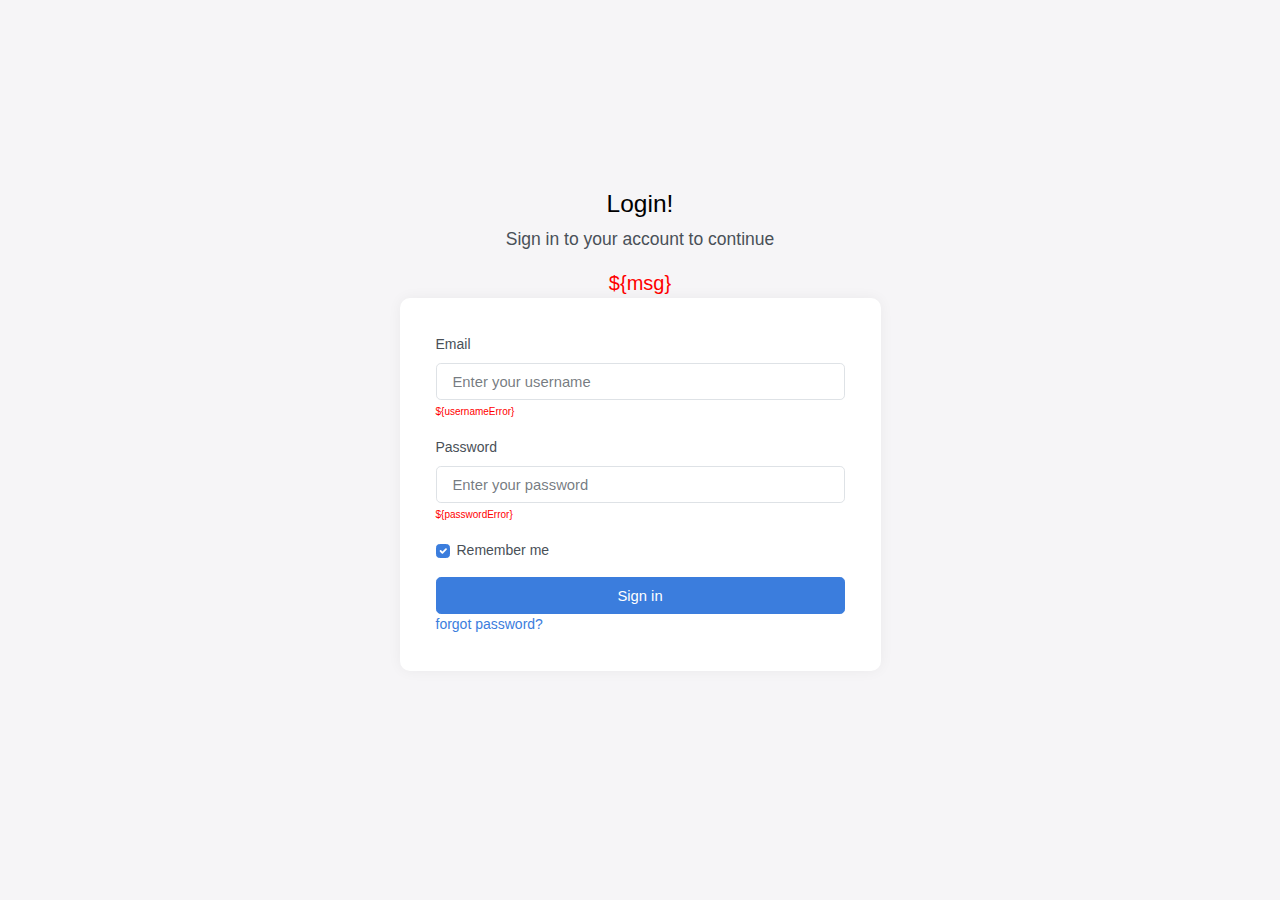
<file: target/JanParichayV1-0.0.1-SNAPSHOT/index.html>
<!DOCTYPE html>
<html lang="en">

<head>
<meta charset="utf-8">
<meta http-equiv="X-UA-Compatible" content="IE=edge">
<meta name="viewport"
	content="width=device-width, initial-scale=1, shrink-to-fit=no">
<meta name="description"
	content="Responsive Admin &amp; Dashboard Template based on Bootstrap 5">
<meta name="author" content="AdminKit">
<meta name="keywords"
	content="adminkit, bootstrap, bootstrap 5, admin, dashboard, template, responsive, css, sass, html, theme, front-end, ui kit, web">


<link rel="shortcut icon" href="img/icons/icon-48x48.png" />

<link rel="canonical"
	href="https://demo-basic.adminkit.io/pages-sign-in.html" />

<title>Sign In | DigiCode Demo</title>

<link href="./assets/css/app.css" rel="stylesheet">
<link
	href="https://fonts.googleapis.com/css2?family=Inter:wght@300;400;600&display=swap"
	rel="stylesheet">

<style>
body {
	background: #f6f5f7;
	display: flex;
	justify-content: center;
	align-items: center;
	flex-direction: column;
	font-family: 'Montserrat', sans-serif;
	height: 100vh;
	margin: -20px 0 50px;
}

div.card {
	background-color: #fff;
	border-radius: 10px;
}
</style>
</head>

<body bgcolor="7c8184">
	<main class="d-flex w-100">
	<div class="container d-flex flex-column">
		<div class="row vh-100">
			<div
				class="col-sm-10 col-md-8 col-lg-6 col-xl-5 mx-auto d-table h-100">
				<div class="d-table-cell align-middle">

					<div class="text-center mt-4">
						<h1 class="h2">Login!</h1>
						<p class="lead">Sign in to your account to continue</p>
						<span style="color: red; font-size: 20px;">${msg}</span>
					</div>

					<div class="card">
						<div class="card-body">
							<div class="m-sm-3">
								<form action="login" method="post">
									<div class="mb-3">
										<label class="form-label">Email</label> <input
											class="form-control form-control-lg" type="text"
											name="username" id="username" placeholder="Enter your username" /> <span
											style="color: red; font-size: 10px;">${usernameError}</span>
									</div>
									<div class="mb-3">
										<label class="form-label">Password</label> <input
											class="form-control form-control-lg" type="password"
											name="password" id="password" placeholder="Enter your password" /> <span
											style="color: red; font-size: 10px;">${passwordError}</span>
									</div>
									<div>
										<div class="form-check align-items-center">
											<input id="customControlInline" type="checkbox"
												class="form-check-input" value="remember-me"
												name="remember-me" checked> <label
												class="form-check-label text-small"
												for="customControlInline">Remember me</label>
										</div>
									</div>
									<div class="d-grid gap-2 mt-3">
										<button type="submit" class="btn btn-lg btn-primary"
											onclick="checkCredientials()">Sign in</button>
									</div>

									<div class="mb-3 gap-2">
										<a href="pages-sign-up.html">forgot password?</a>
									</div>
								</form>
							</div>
						</div>
					</div>

				</div>
			</div>
		</div>
	</div>
	</main>

	<script src="./assets/js/app.js"></script>
	<script src="./assets/js/index.js"></script>

	<script src="./assets/js/jquery.min.js"></script>
	<script src="./assets/js/popper.min.js"></script>
	<script src="./assets/js/bootstrap.min.js"></script>

	<script>
		function chkLogin() {

			var username = "";
			var password = "";

		}
	</script>

</body>

</html>
</file>
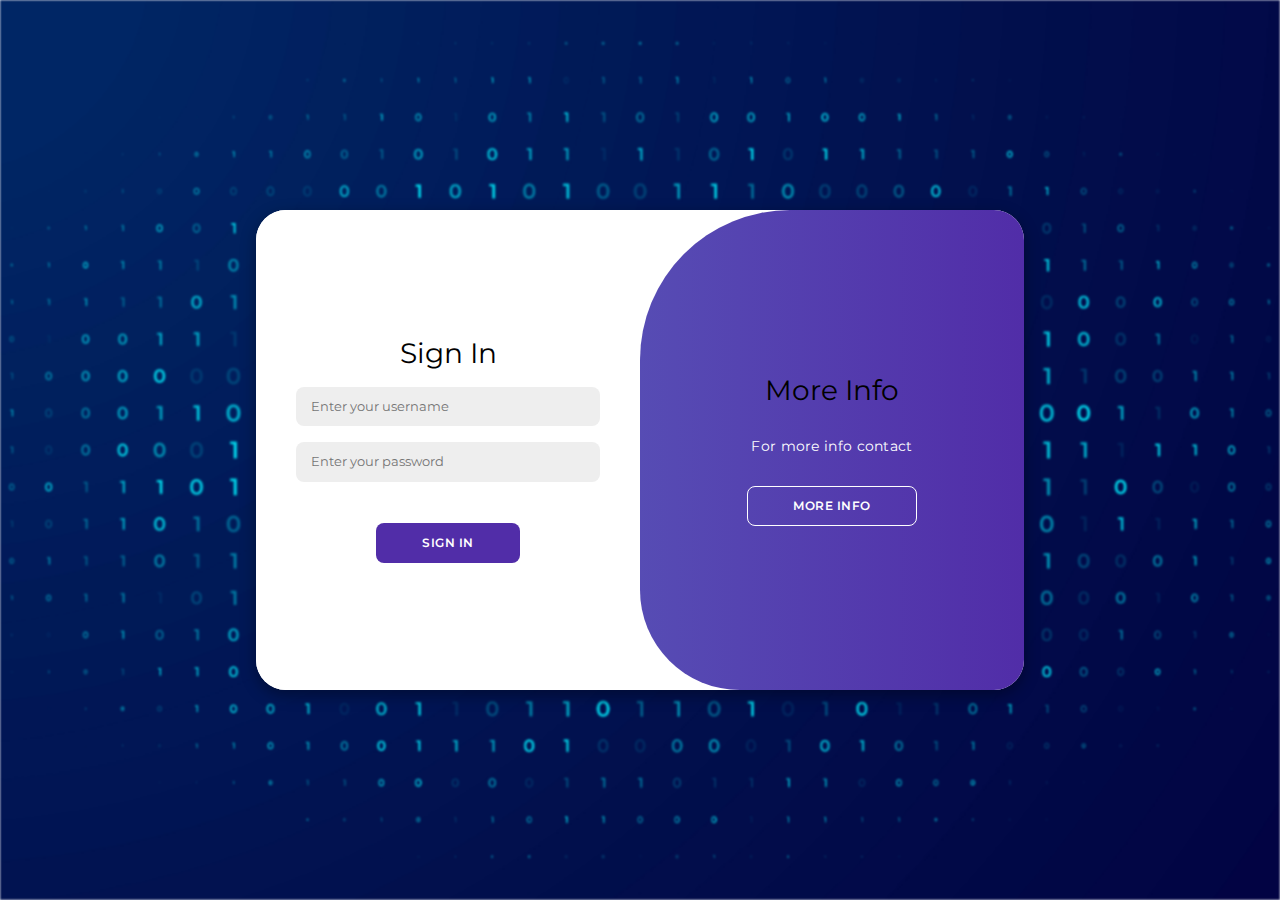
<file: src/main/webapp/login.html>
<!DOCTYPE html>
<html lang="en">
<head>
<meta charset="utf-8">
<meta http-equiv="X-UA-Compatible" content="IE=edge">
<meta name="viewport" content="width=device-width, initial-scale=1, shrink-to-fit=no">
<meta name="description" content="Responsive Admin & Dashboard Template based on Bootstrap 5">
<meta name="author" content="AdminKit">
<meta name="keywords" content="adminkit, bootstrap, bootstrap 5, admin, dashboard, template, responsive, css, sass, html, theme, front-end, ui kit, web">
<meta http-equiv="Cache-Control" content="no-store" />
<meta http-equiv="Pragma" content="no-cache" />
<meta http-equiv="Expires" content="0" />

<link rel="shortcut icon" href="img/icons/icon-48x48.png" />
<link rel="canonical" href="https://demo-basic.adminkit.io/pages-sign-in.html" />

<title>Sign In | DigiCode Demo</title>

<link href="./assets/css/app.css" rel="stylesheet">
<link href="https://fonts.googleapis.com/css2?family=Inter:wght@300;400;600&display=swap" rel="stylesheet">

<style>
@import url('https://fonts.googleapis.com/css2?family=Montserrat:wght@300;400;500;600;700&display=swap');

* {
    margin: 0;
    padding: 0;
    box-sizing: border-box;
    font-family: 'Montserrat', sans-serif;
}
body {
    margin: 0;
    padding: 0;
    font-family: 'Montserrat', sans-serif;
    height: 100vh;
    display: flex;
    align-items: center;
    justify-content: center;
    position: relative;
    overflow: hidden;
}

.background-image {
    position: absolute;
    top: 0;
    left: 0;
    width: 100%;
    height: 100%;
    background-image: url('./assets/img/photos/bg.jpg');
    background-size: cover;
    background-repeat: no-repeat;
    background-position: center;
    filter: blur(1px);
    z-index: -1;
}

.container {
    background-color: #fff;
    border-radius: 30px;
    box-shadow: 0 5px 15px rgba(0, 0, 0, 0.35);
    width: 768px;
    max-width: 100%;
    min-height: 480px;
    z-index: 1;
    overflow: hidden;
    position: relative;
    padding: 20px;
}

.container p, .container span, .container a, .container button, .container form, .container input {
    margin: 0;
    padding: 0;
}

.container p {
    font-size: 14px;
    line-height: 20px;
    letter-spacing: 0.3px;
    margin: 20px 0;
}

.container span {
    font-size: 12px;
}

.container a {
    color: #333;
    font-size: 13px;
    text-decoration: none;
    margin: 15px 0 10px;
}

.container button {
    background-color: #512da8;
    color: #fff;
    font-size: 12px;
    padding: 10px 45px;
    border: 1px solid transparent;
    border-radius: 8px;
    font-weight: 600;
    letter-spacing: 0.5px;
    text-transform: uppercase;
    margin-top: 10px;
    cursor: pointer;
}

.container button.hidden {
    background-color: transparent;
    border-color: #fff;
}

.container form {
    background-color: #fff;
    display: flex;
    align-items: center;
    justify-content: center;
    flex-direction: column;
    padding: 0 40px;
    height: 100%;
}

.container input {
    background-color: #eee;
    border: none;
    margin: 8px 0;
    padding: 10px 15px;
    font-size: 13px;
    border-radius: 8px;
    width: 100%;
    outline: none;
}

.form-container {
    position: absolute;
    top: 0;
    height: 100%;
    transition: all 0.6s ease-in-out;
}

.sign-in {
    left: 0;
    width: 50%;
    z-index: 2;
}

.sign-up {
    left: 0;
    width: 50%;
    opacity: 0;
    z-index: 1;
}

.container.active .sign-in {
    transform: translateX(100%);
}

.container.active .sign-up {
    transform: translateX(100%);
    opacity: 1;
    z-index: 5;
    animation: move 0.6s;
}

@keyframes move {
    0%, 49.99% {
        opacity: 0;
        z-index: 1;
    }
    50%, 100% {
        opacity: 1;
        z-index: 5;
    }
}

.social-icons {
    margin: 20px 0;
}

.social-icons a {
    border: 1px solid #ccc;
    border-radius: 20%;
    display: inline-flex;
    justify-content: center;
    align-items: center;
    margin: 0 3px;
    width: 40px;
    height: 40px;
}

.toggle-container {
    position: absolute;
    top: 0;
    left: 50%;
    width: 50%;
    height: 100%;
    overflow: hidden;
    transition: all 0.6s ease-in-out;
    border-radius: 150px 0 0 100px;
    z-index: 1000;
}

.container.active .toggle-container {
    transform: translateX(-100%);
    border-radius: 0 150px 100px 0;
}

.toggle {
    background-color: #512da8;
    height: 100%;
    background: linear-gradient(to right, #5c6bc0, #512da8);
    color: #fff;
    position: relative;
    left: -100%;
    height: 100%;
    width: 200%;
    transform: translateX(0);
    transition: all 0.6s ease-in-out;
}

.container.active .toggle {
    transform: translateX(50%);
}

.toggle-panel {
    position: absolute;
    width: 50%;
    height: 100%;
    display: flex;
    align-items: center;
    justify-content: center;
    flex-direction: column;
    padding: 0 30px;
    text-align: center;
    top: 0;
    transform: translateX(0);
    transition: all 0.6s ease-in-out;
}

.toggle-left {
    transform: translateX(-200%);
}

.container.active .toggle-left {
    transform: translateX(0);
}

.toggle-right {
    right: 0;
    transform: translateX(0);
}

.container.active .toggle-right {
    transform: translateX(200%);
}

</style>
</head>
<body>
<div class="background-image"></div>
<div class="container" id="container">
    <div class="form-container sign-up">
        <form method="POST" action="">
            <h1>More info</h1>
            Give info
            <button name="#">More info</button>
        </form>
    </div>
    <div class="form-container sign-in">
        <form method="POST" onsubmit="checkCredentials(event)">
            <h1>Sign In</h1>
            
            <input type="text" name="username" id="username" placeholder="Enter your username">
            <input type="password" name="password" id="password" placeholder="Enter your password">
            <span id="username_msg" style="color: red; font-size: 10px;"></span>
            <span id="password_msg" style="color: red; font-size: 10px;"></span>
            <div class="form-check align-items-center">
               
            </div>
            <button type="submit" class="btn btn-lg btn-primary">Sign in</button>
            
        </form>
    </div>
    <div class="toggle-container">
        <div class="toggle">
            <div class="toggle-panel toggle-left">
                <h1>Welcome Back!</h1>
                <p>Enter your personal details to use all of site's features</p>
                <button class="hidden" id="signIn">Sign In</button>
            </div>
            <div class="toggle-panel toggle-right">
                <h1>More Info</h1>
                <p>For more info contact </p>
                <button class="hidden" id="signUp">More info</button>
            </div>
        </div>
    </div>
</div>

<script>
const container = document.getElementById('container');
const signInButton = document.getElementById('signIn');
const signUpButton = document.getElementById('signUp');

signUpButton.addEventListener('click', () => {
    container.classList.add('active');
});

signInButton.addEventListener('click', () => {
    container.classList.remove('active');
});
</script>

<script src="./assets/js/app.js"></script>
<script src="./assets/js/index.js"></script>
<script src="./assets/js/jquery.min.js"></script>
<script src="./assets/js/popper.min.js"></script>
<script src="./assets/js/bootstrap.min.js"></script>
</body>
</html>
</file>
